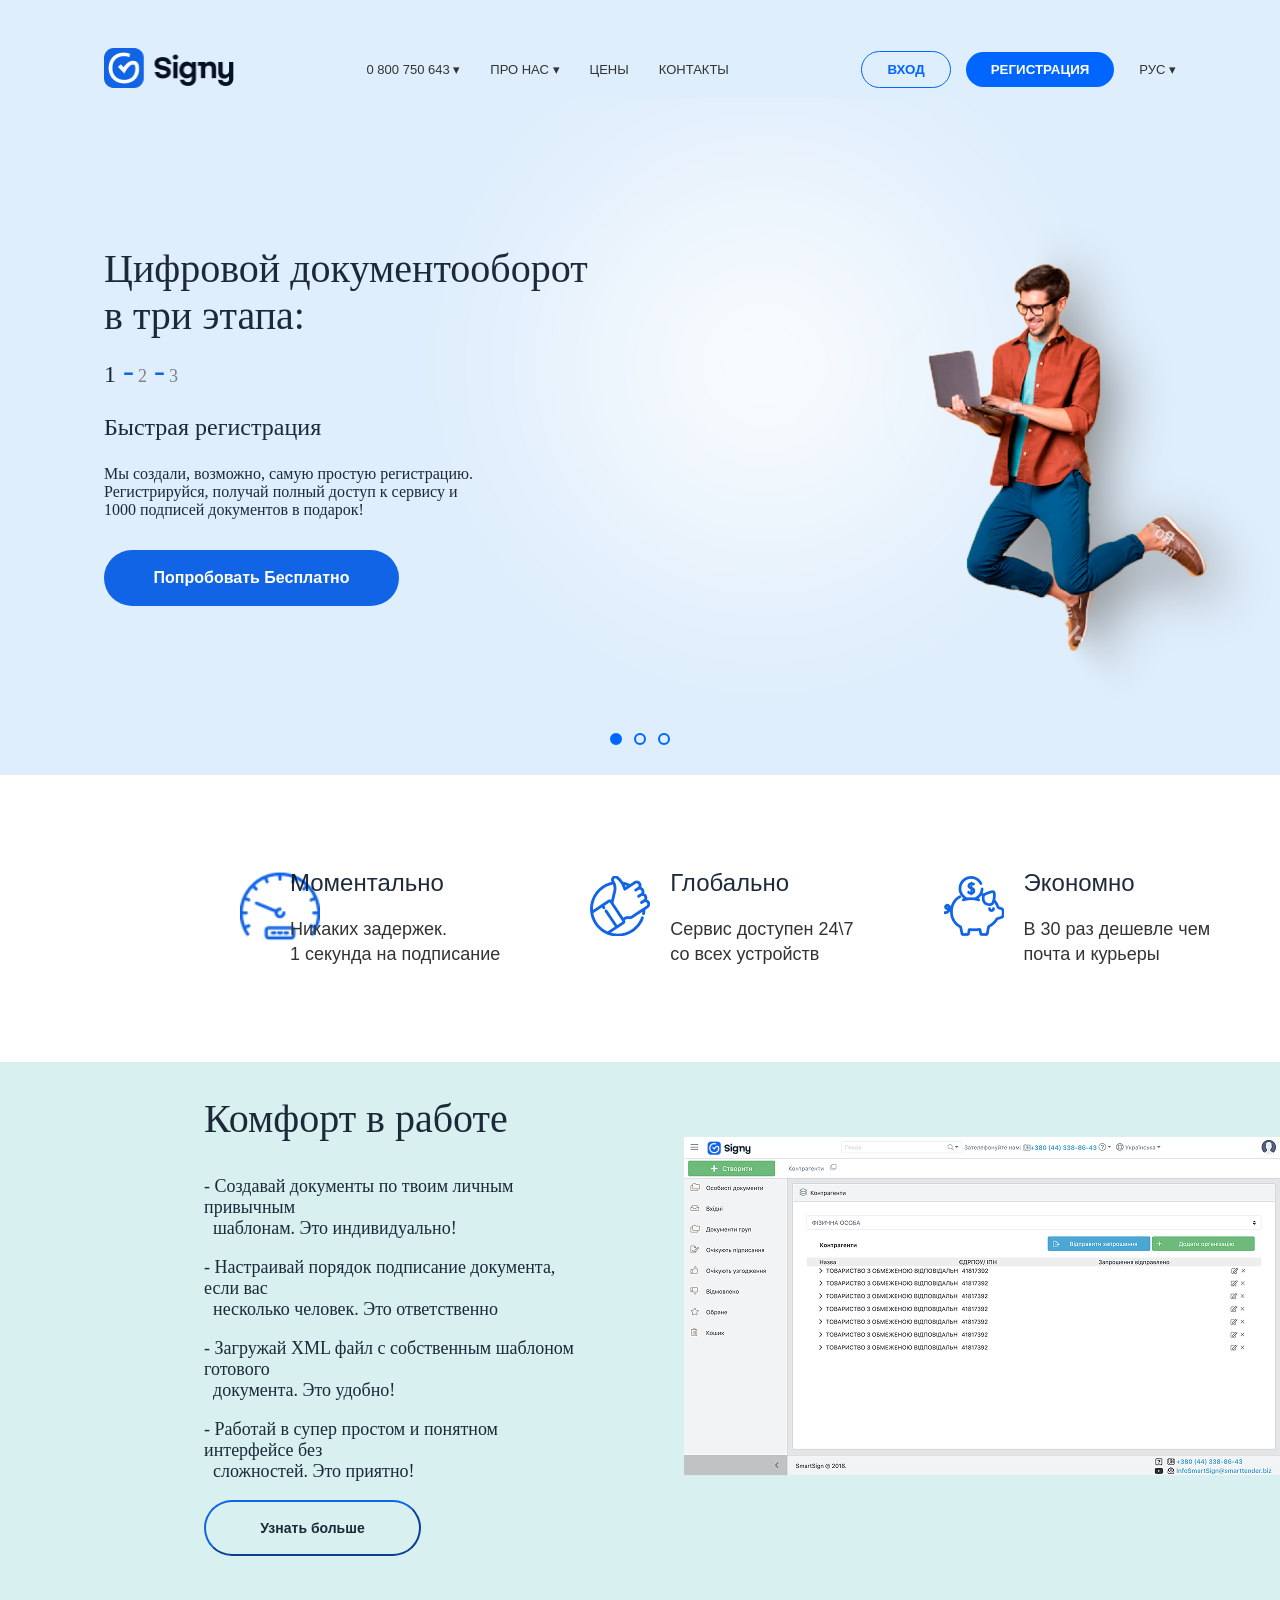
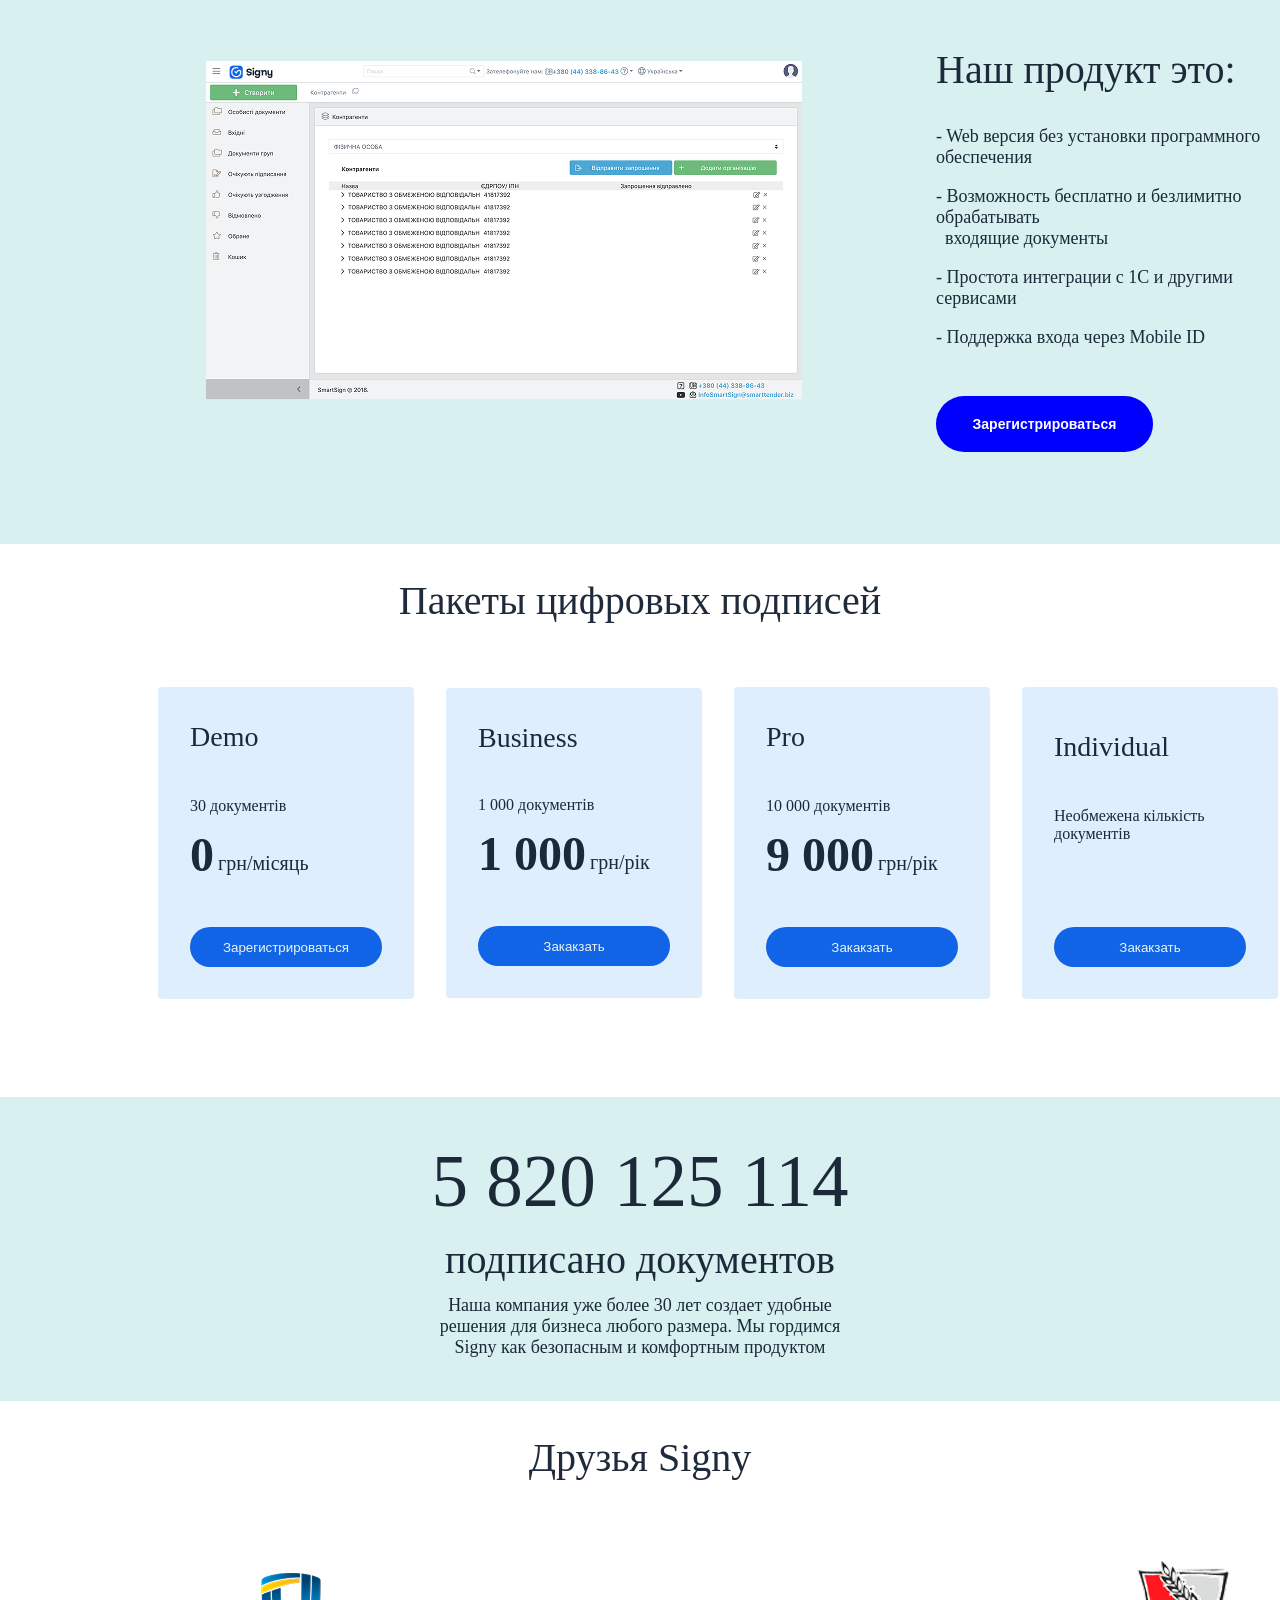
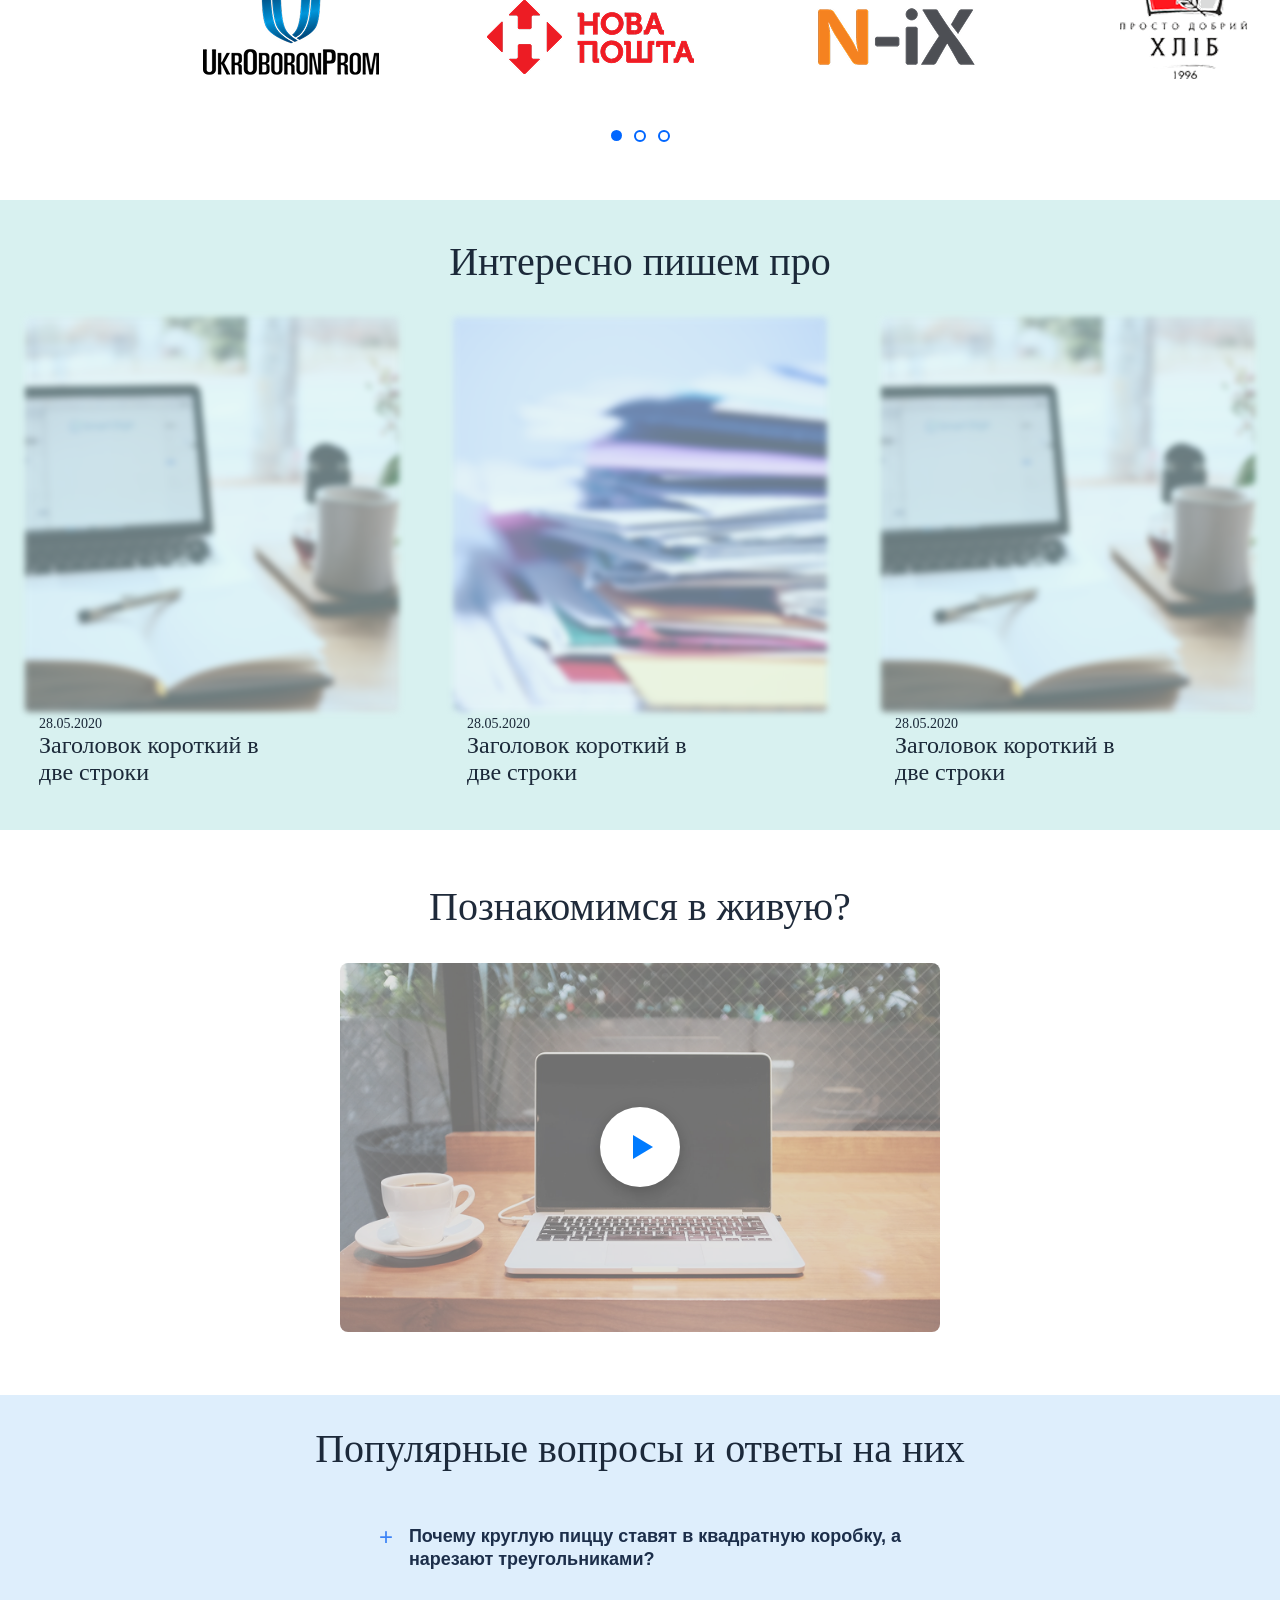
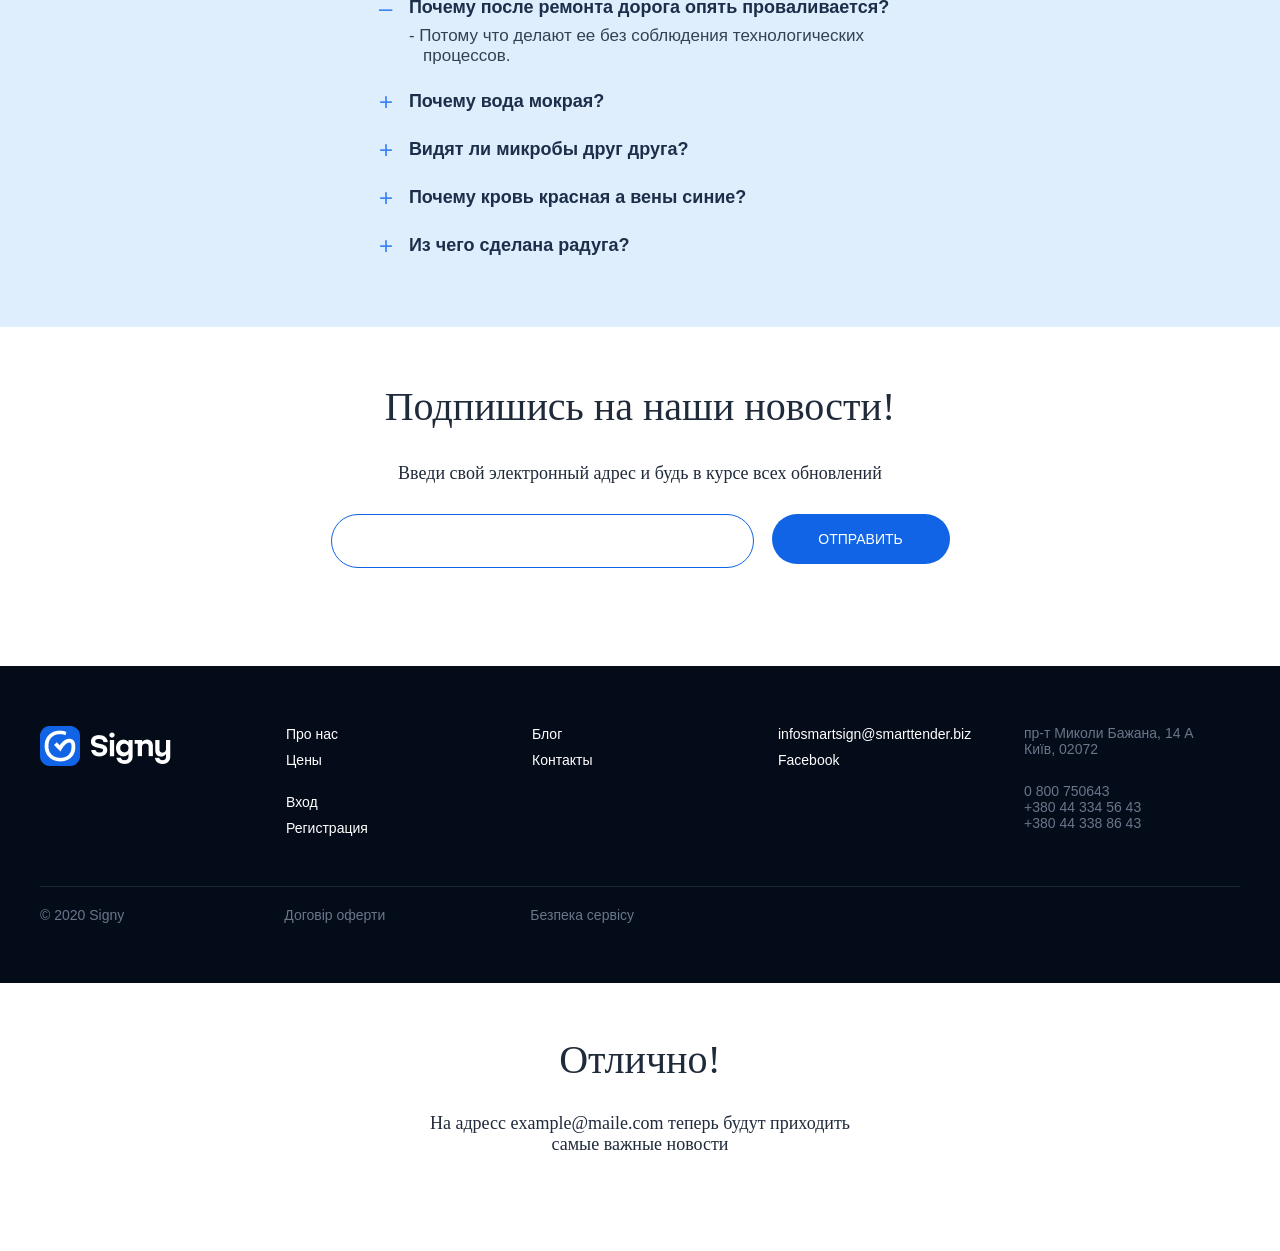
<file: page/maine_sl_1/index.html>
<!DOCTYPE html>
<html lang="en">
<head>
    <meta charset="UTF-8">
    <meta name="viewport" content="width=device-width, initial-scale=1.0">
    <title>Document</title>
    <link rel="stylesheet" href="./style/style.css">
</head>
<body>
    <section class="headersec">
<header class="navbar">
  <div class="logo">
    <img class="imgnav" src="../../img/png/Group 7.png" alt="Signy">
  </div>

  <nav class="menu">
    <a href="#">0 800 750 643 ▾</a>
    <a href="#">ПРО НАС ▾</a>
    <a href="#">ЦЕНЫ</a>
    <a href="#">КОНТАКТЫ</a>
  </nav>
  <div class="actions">
    <button class="btn-login">ВХОД</button>
    <button class="btn-register">РЕГИСТРАЦИЯ</button>
    <span class="lang-selector">РУС ▾</span>
  </div>
  
  <div class="hamburger">
    <span></span>
    <span></span>
    <span></span>
  </div>
</header>

    <div class="headsec2">
        <div class="leftt">
            <h1 style="color: #061224E5; font-size: 40px; font-weight: 500; margin-bottom: 14px; ">Цифровой документооборот <br> в три этапа:</h1>
            <div class="divcha">
                <span style="color: #061224E5; font-size: 24px; font-weight: 500;">1</span>
                <span class="borderrr">-</span>
                <span class="span2">2</span>
                <span class="spanczq2">-</span>
                <span class="span3">3</span>
            </div>
            <p style="color: #061224E5; font-size: 24px; font-weight: 500;">Быстрая регистрация</p>
            <p style="color: #061224E5; font-size: 16px; font-weight: 400; margin-bottom: 31px;">Мы создали, возможно, самую простую регистрацию. <br> Регистрируйся, получай полный доступ к сервису и <br> 1000 подписей документов в подарок!</p>
            <button style="background-color: #1064E5; color: white; border-radius: 45px; width: 295px; height: 56px; border-color: transparent; font-size: 16px; font-weight: 700; ">Попробовать Бесплатно</button>
        </div>
        <img class="aa" src="../../img/png/5c285deaaf17bc229e18301a600ac962bd0bd885.png" alt="">
    </div>
<div class="dots-container">
    <span class="dot active"></span>
    <span class="dot"></span>
    <span class="dot"></span>
</div>

    </section>
    <section class="headersecbottom">
        
        <div class="card">
  <div class="icon">
    <img src="../../img/png/speedometer 1.png" alt="">
  </div>
  
  <div class="content">
    <h2>Моментально</h2>
    <p>Никаких задержек. <br> 1 секунда на подписание</p>
  </div>
</div>
        </div>
        <div class="card2">
  <div class="icon2">
    <img src="../../img/png/positive-vote 1.png" alt="">
  </div>
  
  <div class="content">
    <h2>Глобально</h2>
    <p>Сервис доступен 24\7 <br> со всех устройств</p>
  </div>
</div>
        </div>
        <div class="card3">
  <div class="icon2">
    <img src="../../img/png/piggy-bank 1.png" alt="">
  </div>
  
  <div class="content">
    <h2>Экономно</h2>
    <p>В 30 раз дешевле чем <br> почта и курьеры</p>
  </div>
</div>
    </section>
    <section class="yashiljoyi">
        <div class="kattadiv1">
            <div class="text1">
                <h1 style="color: #061224E5; font-size: 40px; font-weight: 500;">Комфорт в работе</h1>
                <p style="color: #061224E5; font-size: 18px; font-weight: 400;">- Создавай документы по твоим личным привычным <br> <span style="color: transparent;">. </span>шаблонам. Это индивидуально!</p>
                <p style="color: #061224E5; font-size: 18px; font-weight: 400;">- Настраивай порядок подписание документа, если вас <br> <span style="color: transparent;">. </span> несколько человек. Это ответственно</p>
                <p style="color: #061224E5; font-size: 18px; font-weight: 400;">- Загружай XML файл с собственным шаблоном готового <br> <span style="color: transparent;">. </span>документа. Это удобно!</p>
                <p style="color: #061224E5; font-size: 18px; font-weight: 400;">- Работай в супер простом и понятном интерфейсе без <br> <span style="color: transparent;">. </span> сложностей. Это приятно!</p>
                <button style="color: #061224E5; border-color: #1064E5; border-radius: 46px; background-color: transparent; width: 217px; height: 56px; font-size: 14px; font-weight: 700;" >Узнать больше</button>
            </div>
            <div class="imgdiv1">
                <img src="../../img/png/Group 1392.png" alt="">
            </div>
        </div>
        <div class="kattadiv2">
            <div class="imgdiv2">
                <img src="../../img/png/Group 1267.png" alt="">
            </div>
            <div class="tex2">
                <h1 style="color: #061224E5; font-size: 40px; font-weight: 500; ">Наш продукт это:</h1>
                <p style="color: #061224E5; font-size: 18px; font-weight: 400; margin-top: 18px;">- Web версия без установки программного обеспечения</p>
                <p style="color: #061224E5; font-size: 18px; font-weight: 400; margin-top: 10px;">- Возможность бесплатно и безлимитно обрабатывать <br> <span style="color: transparent;">. </span> входящие документы</p>
                <p style="color: #061224E5; font-size: 18px; font-weight: 400; margin-top: 10px;">- Простота интеграции с 1С и другими сервисами</p>
                <p style="color: #061224E5; font-size: 18px; font-weight: 400; margin-top: 10px;">- Поддержка входа через Mobile ID</p>
                <button style="color: #FFFFFF; background-color: blue; border-color: transparent; width: 217px; height: 56px; border-radius: 50px; font-size: 14px; font-weight: 700; margin-top: 30px;">Зарегистрироваться</button>
            </div>
        </div>
    </section>
    <section class="paket">
        <h1 style="color: #061224E5; font-size: 40px; font-weight: 500; text-align: center;">Пакеты цифровых подписей</h1>
        <div class="paketrejalar">
            <div class="paketr1">
                <h3 style="color: #061224E5; margin: 0; padding-left: 32px; padding-top: 32px; font-size: 28px; font-weight: 500;">Demo</h3>
                <p style="color: #061224E5; font-size: 16px; margin: 0; margin-top: 44px; padding-left: 32px; font-weight: 500;">30 документів</p>
                <div class="sum1">
                    <h1 style="color: #061224E5; font-size: 48px; font-weight: 700;">0</h1>
                    <p style="color: #061224E5; font-size: 20px; font-weight: 500;">грн/місяць</p>
                </div>
                <button style="color: #EBF5F6; background-color: #1064E5; margin: 0;  margin-top: 45px; margin-left: 32px; width: 192px; height: 40px; border-radius: 100px; border-color: transparent;">Зарегистрироваться</button>
                
            </div>
            <div class="paketr2">
                <h3 style="color: #061224E5; margin: 0; padding-left: 32px; font-size: 28px; padding-top: 32px; font-weight: 500;">Business</h3>
                <p style="color: #061224E5; font-size: 16px; margin: 0; margin-top: 10px; padding-top: 32px; padding-left: 32px; font-weight: 500;">1 000 документів</p>
                <div class="sum1">
                    <h1 style="color: #061224E5; font-size: 48px; font-weight: 700;">1 000</h1>
                    <p style="color: #061224E5; font-size: 20px; font-weight: 500;">грн/рік</p>
                </div>
                <button style="color: #EBF5F6; background-color: #1064E5; margin: 0;  margin-top: 45px; margin-left: 32px; width: 192px; height: 40px; border-radius: 100px; border-color: transparent;">Закакзать</button>
                
            </div>
            <div class="paketr3">
                <h3 style="color: #061224E5; margin: 0; padding-left: 32px; font-size: 28px; padding-top: 32px; font-weight: 500;">Pro</h3>
                <p style="color: #061224E5; font-size: 16px; margin: 0; margin-top: 44px; padding-left: 32px; font-weight: 500;">10 000 документів</p>
                <div class="sum1">
                    <h1 style="color: #061224E5; font-size: 48px; font-weight: 700;">9 000</h1>
                    <p style="color: #061224E5; font-size: 20px; font-weight: 500;">грн/рік</p>
                </div>
                <button style="color: #EBF5F6; background-color: #1064E5; margin: 0;  margin-top: 45px; margin-left: 32px; width: 192px; height: 40px; border-radius: 100px; border-color: transparent;">Закакзать</button>
                
            </div>
            <div class="paketr4">
                <h3 style="color: #061224E5; margin: 0; padding-left: 32px; font-size: 28px; padding-top: 32px; font-weight: 500;">Individual</h3>
                <p style="color: #061224E5; font-size: 16px; margin: 0; margin-top: 44px; padding-left: 32px; font-weight: 500;">Необмежена кількість документів</p>
                <button style="color: #EBF5F6; background-color: #1064E5; margin: 0;  margin-top: 84px; margin-left: 32px; width: 192px; height: 40px; border-radius: 100px; border-color: transparent;">Закакзать</button>
                
            </div>
        </div>
    </section>
    <section class="sonkopligi">
        <div class="centerdiv">
            <h1 style="color: #061224E5; font-size: 73px; text-align: center; margin: 0; padding: 0; margin-bottom: 12px; font-weight: 500;">5 820 125 114 </h1>
            <h1 style="color: #061224E5; font-size: 40px; font-weight: 500; text-align: center; margin: 0; padding: 0; margin-bottom: 12px;">подписано документов</h1>
            <p style="color: #061224E5; font-size: 18px; font-weight: 400; margin: 0; padding: 0; text-align: center;">Наша компания уже более 30 лет создает удобные <br> решения для бизнеса любого размера. Мы гордимся <br> Signy как безопасным и комфортным продуктом</p>
        </div>
    </section>
    <section class="homiylar">
        <h1 style="color: #061224E5; font-size: 40px; text-align: center; font-weight: 500;">Друзья Signy</h1>
        <div class="homiylarimg">
            <img class="left1" src="../../img/png/image 3.png" alt="">
            <img class="left2" src="../../img/png/image 3 (1).png" alt="">
            <img class="left3" src="../../img/png/image 4.png" alt="">
            <img class="left4" src="../../img/png/image 6.png" alt="">
        </div>
        <div class="tocka">
            <span class="polny"></span>
            <span class="eee"></span>
            <span class="eee"></span>
        </div>
    </section>
    <section class="hirarasmli">
        <h1 style="color: #061224E5; font-size: 40px; font-weight: 500; margin: 0; padding: 0; text-align: center;">Интересно пишем про</h1>
        <div class="hiradiv">
        <div class="birr">
            <img src="../../img/png/Placeholder (1).png" alt="">
            <div class="textbirr">
                <p style="color: #061224E5; margin: 0; padding: 0; font-size: 14px; font-weight: 500;">28.05.2020</p>
                <p style="color: #061224E5; margin: 0; padding: 0; font-size: 24px; font-weight: 500;">Заголовок короткий в <br> две строки</p>
            </div>
        </div>
        <div class="birr">
            <img src="../../img/png/Placeholder (3).png" alt="">
            <div class="textbirr">
                <p style="color: #061224E5; margin: 0; padding: 0; font-size: 14px; font-weight: 500;">28.05.2020</p>
                <p style="color: #061224E5; margin: 0; padding: 0; font-size: 24px; font-weight: 500;">Заголовок короткий в <br> две строки</p>
            </div>
        </div>
        <div class="birr">
            <img src="../../img/png/Placeholder (1).png" alt="">
            <div class="textbirr">
                <p style="color: #061224E5; margin: 0; padding: 0; font-size: 14px; font-weight: 500;">28.05.2020</p>
                <p style="color: #061224E5; margin: 0; padding: 0; font-size: 24px; font-weight: 500;">Заголовок короткий в <br> две строки</p>
            </div>
        </div>
            
            
        </div>
    </section>
    <section class="group1280">
        <h1 style="color: #061224E5; font-size: 40px; font-weight: 500; text-align: center;">Познакомимся в живую? </h1>
<div class="video-wrapper">
    <img src="../../img/png/Placeholder (4).png" alt="">
    <div class="play-button">
        <div class="triangle"></div>
    </div>
</div>
    </section>
    <section class="boxsec">
        <h1 style="color: #061224E5; font-size: 40px; padding-top: 30px; font-weight: 500; text-align: center;">Популярные вопросы и ответы на них</h1>
        <div class="outer-wrapper">
    <div class="faq-container">
        
        <div class="faq-item">
            <div class="question">
                <span class="icon">+</span>
                <span>Почему круглую пиццу ставят в квадратную коробку, а <br> нарезают треугольниками?</span>
            </div>
        </div>

        <div class="faq-item">
            <div class="question">
                <span class="icon">–</span>
                <span>Почему после ремонта дорога опять проваливается?</span>
            </div>
            <div class="answer">
                - Потому что делают ее без соблюдения технологических <br> <span style="color: transparent;">..</span> процессов.
            </div>
        </div>

        <div class="faq-item">
            <div class="question">
                <span class="icon">+</span>
                <span>Почему вода мокрая?</span>
            </div>
        </div>

        <div class="faq-item">
            <div class="question">
                <span class="icon">+</span>
                <span>Видят ли микробы друг друга?</span>
            </div>
        </div>

        <div class="faq-item">
            <div class="question">
                <span class="icon">+</span>
                <span>Почему кровь красная а вены синие?</span>
            </div>
        </div>

        <div class="faq-item">
            <div class="question">
                <span class="icon">+</span>
                <span>Из чего сделана радуга?</span>
            </div>
        </div>

    </div>
</div>
    </section>
    <section class="input">
        <h1 style="color: #061224E5; font-size: 40px; font-weight: 500; text-align: center; margin-top: 56px;">Подпишись на наши новости!</h1>
        <div class="inputlijoyi">
            <p style="color: #061224E5; font-size: 18px; text-align: center; font-weight: 400;">Введи свой электронный адрес и будь в курсе всех обновлений</p>
            <label style="display: flex; gap: 18px; justify-content: center; margin-top: 30px; padding-bottom: 98px;" for="a">
                <input style="border: 1px solid #1064E5; padding-left: 20px; border-radius: 37px; width: 399px; height: 50px;" type="email" id="a">
                <input style="color: #FFFFFF; background-color: #1064E5; border-radius: 41px; width: 178px; height: 50px; border-color: transparent; font-size: 14px; font-weight: 500; text-transform: uppercase;" type="button" value="отправить">
            </label>
        </div>
    </section>
    <footer class="footer">
  <div class="footer-main">

    <div class="f-col">
      <div class="logo">
        <img src="../../img/png/Group 7 (1).png" alt="" class="logo-img">
      </div>
    </div>

    <div class="f-col">
      <nav class="f-nav">
        <a href="#">Про нас</a>
        <a href="#">Цены</a>
        <br>
        <a href="#">Вход</a>
        <a href="#">Регистрация</a>
      </nav>
    </div>

    <div class="f-col">
      <nav class="f-nav">
        <a href="#">Блог</a>
        <a href="#">Контакты</a>
      </nav>
    </div>

    <div class="f-col">
      <nav class="f-nav">
        <a href="mailto:infosmartsign@smarttender.biz">infosmartsign@smarttender.biz</a>
        <a href="#">Facebook</a>
      </nav>
    </div>

    <div class="f-col gray-text">
      <p>пр-т Миколи Бажана, 14 А<br>Київ, 02072</p>
      <div class="phones">
        <span>0 800 750643</span>
        <br>
        <span>+380 44 334 56 43</span>
        <br>
        <span>+380 44 338 86 43</span>
      </div>
    </div>
  </div>

  <div class="footer-bottom gray-text">
    <div class="bottom-wrap">
      <span class="aaa">© 2020 Signy</span>
      <a class="qq" href="#">Договір оферти</a>
      <a class="qqq" href="#">Безпека сервісу</a>
    </div>
  </div>
</footer>

<section class="otc">
    <h1 style="color: #061224E5; font-size: 40px; text-align: center; margin-top: 53px; margin-bottom: 30px; font-weight: 500;">Отлично!</h1>
    <p style="color: #061224E5; font-size: 18px; font-weight: 500; text-align: center; margin-bottom: 96px;">На адресс example@maile.com теперь будут приходить <br> самые важные новости</p>
</section>
</body>
</html>
</file>
<file: page/maine_sl_1/style/style.css>
html{
  margin: 0;
  padding: 0;
  box-sizing: border-box;
}
body {
  margin: 0;
  padding: 0;
  box-sizing: border-box;
  overflow-x: hidden;
}

.navbar {
  display: flex;
  align-items: center;
  justify-content: space-between;
  padding: 20px 104px;
  background-color: transparent;
  font-family: Arial, sans-serif;
  margin-top: 3px;
}

.imgnav {
  width: 130px;
  height: auto;
}

.menu {
  display: flex;
  gap: 30px;
}

.menu a {
  text-decoration: none;
  color: #333;
  font-size: 13px;
  font-weight: 500;
  text-transform: uppercase;
}

.actions {
  display: flex;
  align-items: center;
  gap: 15px;
}


.btn-login {
  background: transparent;
  border: 1.5px solid #0066ff;
  color: #0066ff;
  padding: 10px 25px;
  border-radius: 30px;
  cursor: pointer;
  font-weight: bold;
  white-space: nowrap;
}

.btn-register {
  background-color: #0066ff;
  border: none;
  color: white;
  padding: 10px 25px;
  border-radius: 30px; 
  cursor: pointer;
  font-weight: bold;
  white-space: nowrap;
}

.lang-selector {
  cursor: pointer;
  font-size: 13px;
  color: #333;
  padding-left: 10px;
}

.hamburger {
  display: none;
  flex-direction: column;
  gap: 5px;
  cursor: pointer;
}

.hamburger span {
  width: 25px;
  height: 2.5px;
  background-color: #0066ff; 
}

.headersec{
    background-color: #DEEEFC;
    padding-top: 25px;
}
.aa{
    transform: rotate(180deg);
    transform: scaleX(-1);

}
.borderrr{
    font-size: 33px;
    color: #1064E5;
    padding-left: 3px;
}
.span2{
    font-size: 18px;
    font-weight: 500;
    color: gray;
}
.spanczq2{
    font-size: 33px;
    color: #1064E5;
    padding-left: 3px;
}
.span3{
    font-size: 18px;
    color: gray;
    font-weight: 500;
}
.divcha{
    display: flex;
    align-items: baseline;
    gap: 4px;
}

.headersec {
    background-color: #DEEEFC;
    position: relative;
    overflow: hidden;
    min-height: 750px;
}

.headsec2 {
    display: block;
    padding: 100px 104px;
}

.leftt {
    max-width: 550px;
    position: relative;
    z-index: 10;
}

.aa {
  position: absolute;
  right: -50px;
  bottom: -20px;
  width: 950px;
  height: auto;
  pointer-events: none;
  z-index: 1;      

}

.dots-container {
    position: absolute;
    bottom: 30px;
    left: 50%;
    transform: translateX(-50%);
    display: flex;
    gap: 12px;
    z-index: 20;
}

.dot {
    width: 8px;
    height: 8px;
    border-radius: 50%;
    border: 2px solid #0066ff;
    background-color: transparent;
    cursor: pointer;
    transition: 0.3s;
}


.dot.active {
    background-color: #0066ff;
}



.card {
  display: flex;
  align-items: center;
  gap: 20px;
  font-family: sans-serif;
  padding: 20px;
}


.icon img {
  width: 80px;
  height: auto;
}

.content h2 {
  color: #061224E5;
  font-size: 24px;
  font-weight: 500;
}

.content p {
  margin: 10px 0 0 0;
  font-size: 18px;
  color: #333;
  line-height: 1.4;
}
.card2 {
  display: flex;
  align-items: center;
  gap: 20px;
  font-family: sans-serif;
  padding: 20px;
}


.icon img {
  width: 80px;
  height: auto;
}

.content h2 {
  color: #061224E5;
  font-size: 24px;
  font-weight: 500;
}

.content p {
  margin: 10px 0 0 0;
  font-size: 18px;
  color: #333;
  line-height: 1.4;
}
.card3 {
  display: flex;
  align-items: center;
  gap: 20px;
  font-family: sans-serif;
  padding: 20px;
}


.icon img {
  width: 80px;
  height: auto;
}

.content h2 {
  color: #061224E5;
  font-size: 24px;
  font-weight: 500;
}

.content p {
  margin: 10px 0 0 0;
  font-size: 18px;
  color: #333;
  line-height: 1.4;
}

.flex{
  display: flex;
  align-items: center;
}

.headersecbottom{
  background-color: white;
  display: flex;
  gap: 50px;
  padding-left: 220px;
  margin-top: 54px;
  margin-bottom: 75px;
}

.kattadiv1{
  display: flex;
  align-items: center;
  gap: 107px;
  padding-left: 204px;
}

.yashiljoyi{
  background-color: #D8F1F0;
}

.kattadiv2{
  display: flex;
  align-items: center;
  gap: 134px;
  padding-left: 206px;
  margin-top: 57px;
  padding-bottom: 92px;
}

.sum1{
  display: flex;
  gap: 4px;
  align-items: center;
  padding: 0;
  margin: 0;
  margin-top: 12px;
  padding-left: 32px;
}

.sum1 > p{
  margin: 0;
  padding: 0;
  margin-top: 18px;
}

.sum1>h1{
  margin: 0;
  padding: 0;
}
.paketr1{
  background-color: #DEEEFC;
  border-radius: 4px;
  width: 256px;
  padding-top: 2px;
  padding-bottom: 32px;
}
.sum1{
  display: flex;
  gap: 4px;
  align-items: center;
  padding: 0;
  margin: 0;
  margin-top: 12px;
  padding-left: 32px;
}

.sum1 > p{
  margin: 0;
  padding: 0;
  margin-top: 18px;
}

.sum1>h1{
  margin: 0;
  padding: 0;
}
.paketr2{
  background-color: #DEEEFC;
  border-radius: 4px;
  width: 256px;
  padding-top: 2px;
  padding-bottom: 32px;
}
.sum1{
  display: flex;
  gap: 4px;
  align-items: center;
  padding: 0;
  margin: 0;
  margin-top: 12px;
  padding-left: 32px;
}

.sum1 > p{
  margin: 0;
  padding: 0;
  margin-top: 18px;
}

.sum1>h1{
  margin: 0;
  padding: 0;
}
.paketr3{
  background-color: #DEEEFC;
  border-radius: 4px;
  width: 256px;
  padding-top: 2px;
  padding-bottom: 32px;
}
.sum1{
  display: flex;
  gap: 4px;
  align-items: center;
  padding: 0;
  margin: 0;
  margin-top: 12px;
  padding-left: 32px;
}

.sum1 > p{
  margin: 0;
  padding: 0;
  margin-top: 18px;
}

.sum1>h1{
  margin: 0;
  padding: 0;
}
.paketr4{
  background-color: #DEEEFC;
  border-radius: 4px;
  width: 256px;
  padding-top: 12px;
  padding-bottom: 32px;
}

.paketrejalar{
  display: flex;
  align-items: center;
  gap: 32px;
  padding-left: 158px;
  margin-top: 63px;
  padding-bottom: 98px;
}
.sonkopligi{
  background-color: #D8F1F0;
  padding-top: 43px;
  padding-left: 0px;
  padding-bottom: 43px;
}

.left1{
  padding-right: 104px;
}

.left2{
  padding-right: 95px;
}

.left3{
  padding-right: 134px;
}

.homiylarimg{
  padding-top: 46px;
  padding-left: 203px;
}

.tocka{
  display: flex;
  align-items: center;
  gap: 12px;
  justify-content: center;
  margin-top: 47px;
  margin-bottom: 58px;
}

.eee{
  width: 8px;
  height: 8px;
  border-radius: 50%;
  border: 2px solid #0066ff;
  background-color: transparent;
}

.polny{
  background-color: #0066ff;
  width: 11px;
  height: 11px;
  border-radius: 50%;
}

.textbirr{
  padding-left: 14px;
}

.hiradiv{
  display: flex;
  gap: 54px;
  align-items: center;
  justify-content: center;
  margin-top: 32px;
}

.hirarasmli{
  background-color: #D8F1F0;
  padding-top: 38px;
  padding-bottom: 44px;
}

.birr > img{
  filter: blur(3px);
  object-fit: cover;
  opacity: 0.5;
}

.video-wrapper {
    position: relative;
    display: inline-block;
    width: 100%;
    max-width: 600px;
}

.video-wrapper img {
    width: 100%;
    display: block;
    filter: brightness(0.8);
    border-radius: 8px;
    opacity: 0.7;
}

.play-button {
    position: absolute;
    top: 50%;
    left: 50%;
    transform: translate(-50%, -50%);
    
    width: 80px;
    height: 80px;
    background-color: white;
    border-radius: 50%;
    display: flex;
    align-items: center;
    justify-content: center;
    cursor: pointer;
    box-shadow: 0 4px 15px rgba(0,0,0,0.2);
    transition: 0.3s;
}

.triangle {
    width: 0;
    height: 0;
    border-top: 12px solid transparent;
    border-bottom: 12px solid transparent;
    border-left: 20px solid #007bff;
    margin-left: 5px;
}

.play-button:hover {
    transform: translate(-50%, -50%) scale(1.1);
}

.group1280 {
    display: flex;
    flex-direction: column;
    align-items: center;
    justify-content: center;
    text-align: center;
    padding-bottom: 30px;
    padding-top: 20px;
    width: 100%;
}

.boxsec{
  background-color: #DEEEFC;
  padding-bottom: 25px;
}

    .outer-wrapper {
        display: flex;
        justify-content: center;
        align-items: center;
        margin: 0;
    }

    .faq-container {
        font-family: -apple-system, BlinkMacSystemFont, "Segoe UI", Roboto, Arial, sans-serif;
        color: #1c2e4a;
        max-width: 650px;
        padding: 20px;
        display: flex;
        flex-direction: column;
        justify-content: center;
        
    }

    .faq-item {
        margin-bottom: 24px;
    }

    .question {
        display: flex;
        align-items: flex-start;
        font-size: 18px;
        font-weight: 600;
        line-height: 1.3;
    }

    .icon {
        color: #3b82f6;
        width: 30px;
        font-size: 24px;
        font-weight: normal;
        flex-shrink: 0;
        display: inline-block;
        line-height: 1;
    }

    .answer {
        margin-left: 30px;
        margin-top: 6px;
        font-size: 17px;
        font-weight: 400;
        color: #334155;
    }

    body{
    margin: 0;
    padding: 0;
    box-sizing: border-box;
    overflow-x: hidden;
}
.footer {
  background-color: #040b19;
  color: #fff;
  padding: 60px 20px;
  font-family: sans-serif;
  font-size: 14px;
}

.footer-main {
  max-width: 1200px;
  margin: 0 auto;
  display: grid;
  grid-template-columns: repeat(auto-fit, minmax(180px, 1fr));
  gap: 30px;
  padding-bottom: 40px; 
}

.f-col {
  display: flex;
  flex-direction: column;
  gap: 12px;
}

.f-nav a {
  color: #fff;
  text-decoration: none;
  display: block;
  margin-bottom: 10px;
  
}


.gray-text {
  color: #6a768a;
  margin-top: -15px;
}
.gray-text a { color: #6a768a; text-decoration: none; }

.footer-bottom {
  max-width: 1200px;
  margin: 0 auto;
  border-top: 1px solid #1a2433; 
  padding-top: 20px;
}
.qq{
    padding-right: 65px;
}
.bottom-wrap {
  display: flex;
  gap: 80px; 
  flex-wrap: wrap; 

.logo > img{
    width: 130px;
    height: 40px;
}

.aaa{
    padding-right: 80px;
}



@media (max-width: 768px) {
  .footer-main {
    grid-template-columns: 1fr 1.5fr; 
    gap: 40px;
    padding-bottom: 20px;
}
}


@media (max-width: 1024px) {
  .headersec { min-height: auto; }
  .headsec2 { padding: 40px 20px; text-align: center; }
  .leftt { max-width: 100%; margin-bottom: 30px; }
  .aa {
  position: static;
  width: 100%;
  max-width: 450px;
  margin: 0 auto;
  display: block;
    }
}

@media (max-width: 768px) {
  .navbar {
  padding: 15px 30px; 
        
  .menu, .actions {
      display: none;
  }

  .hamburger {
    display: flex;
  }

  .imgnav {
    width: 110px;
}
}


/*# sourceMappingURL=style.css.map */
</file>
